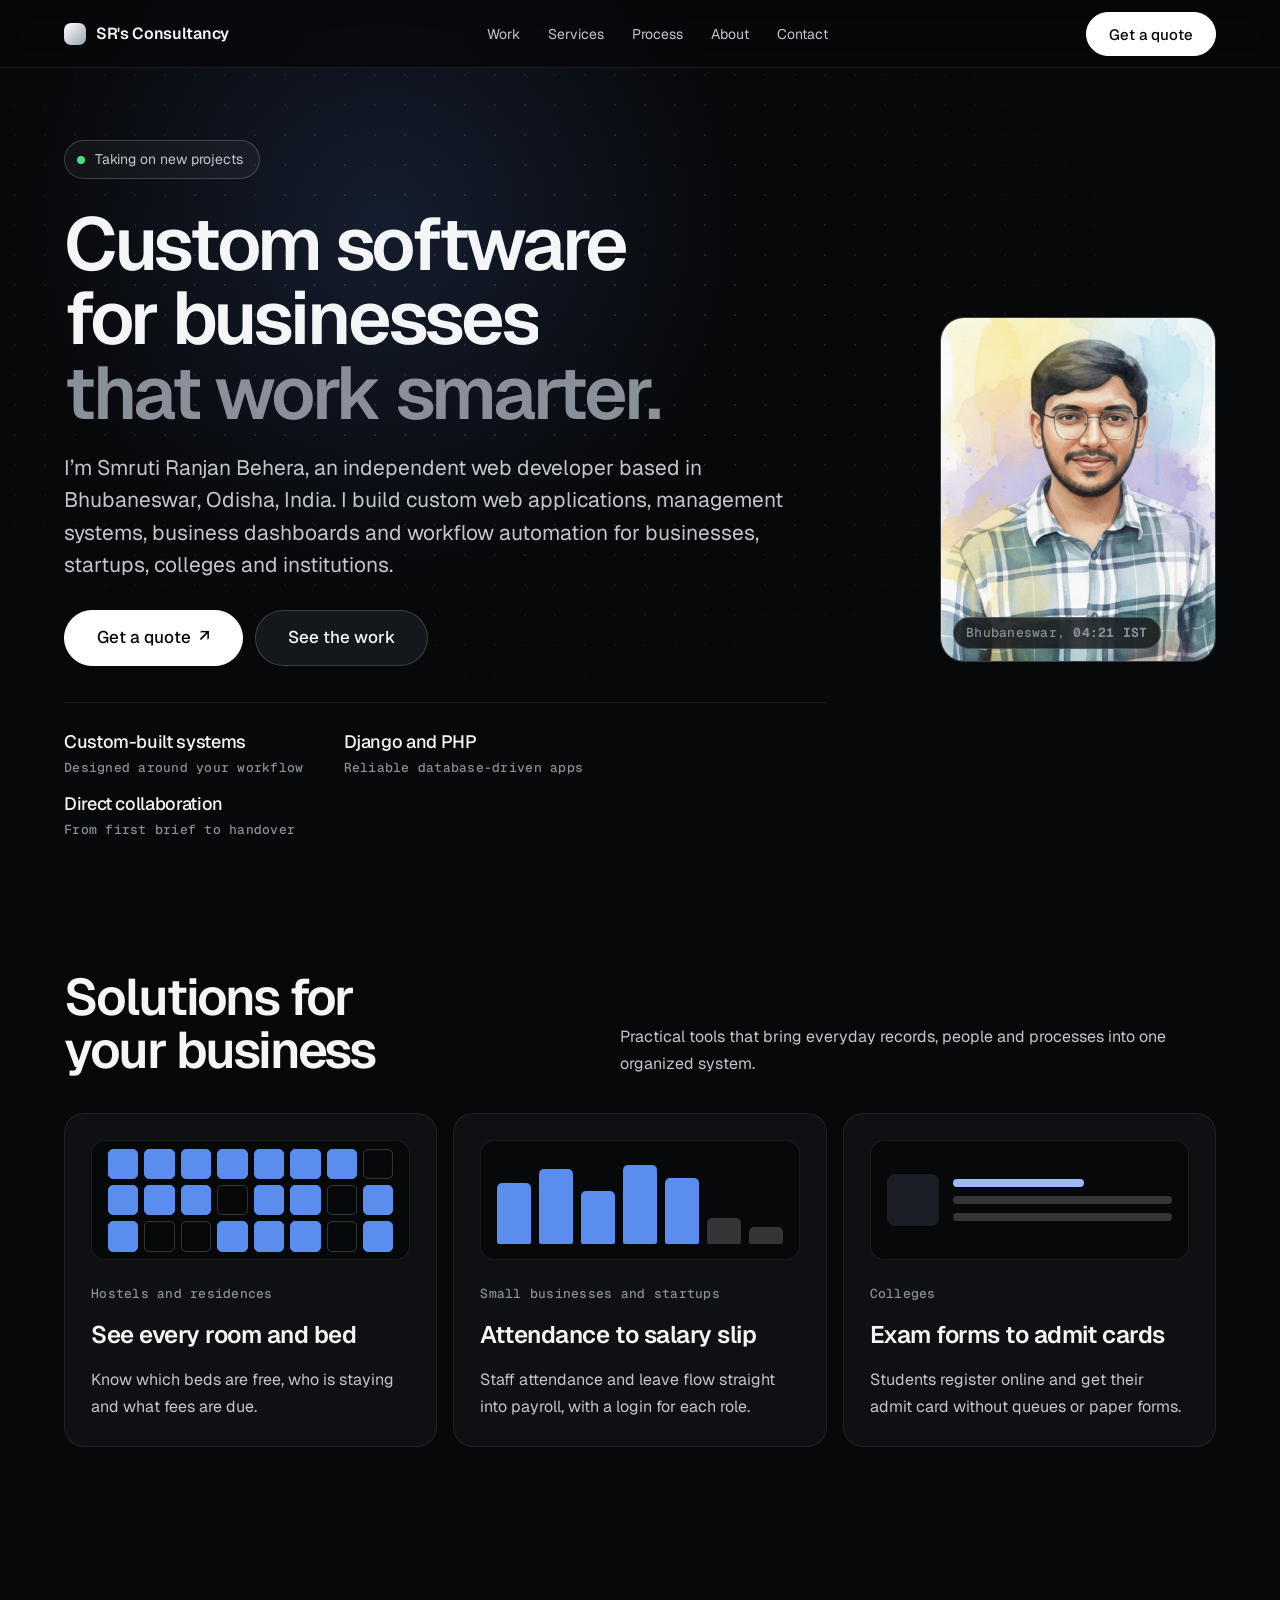
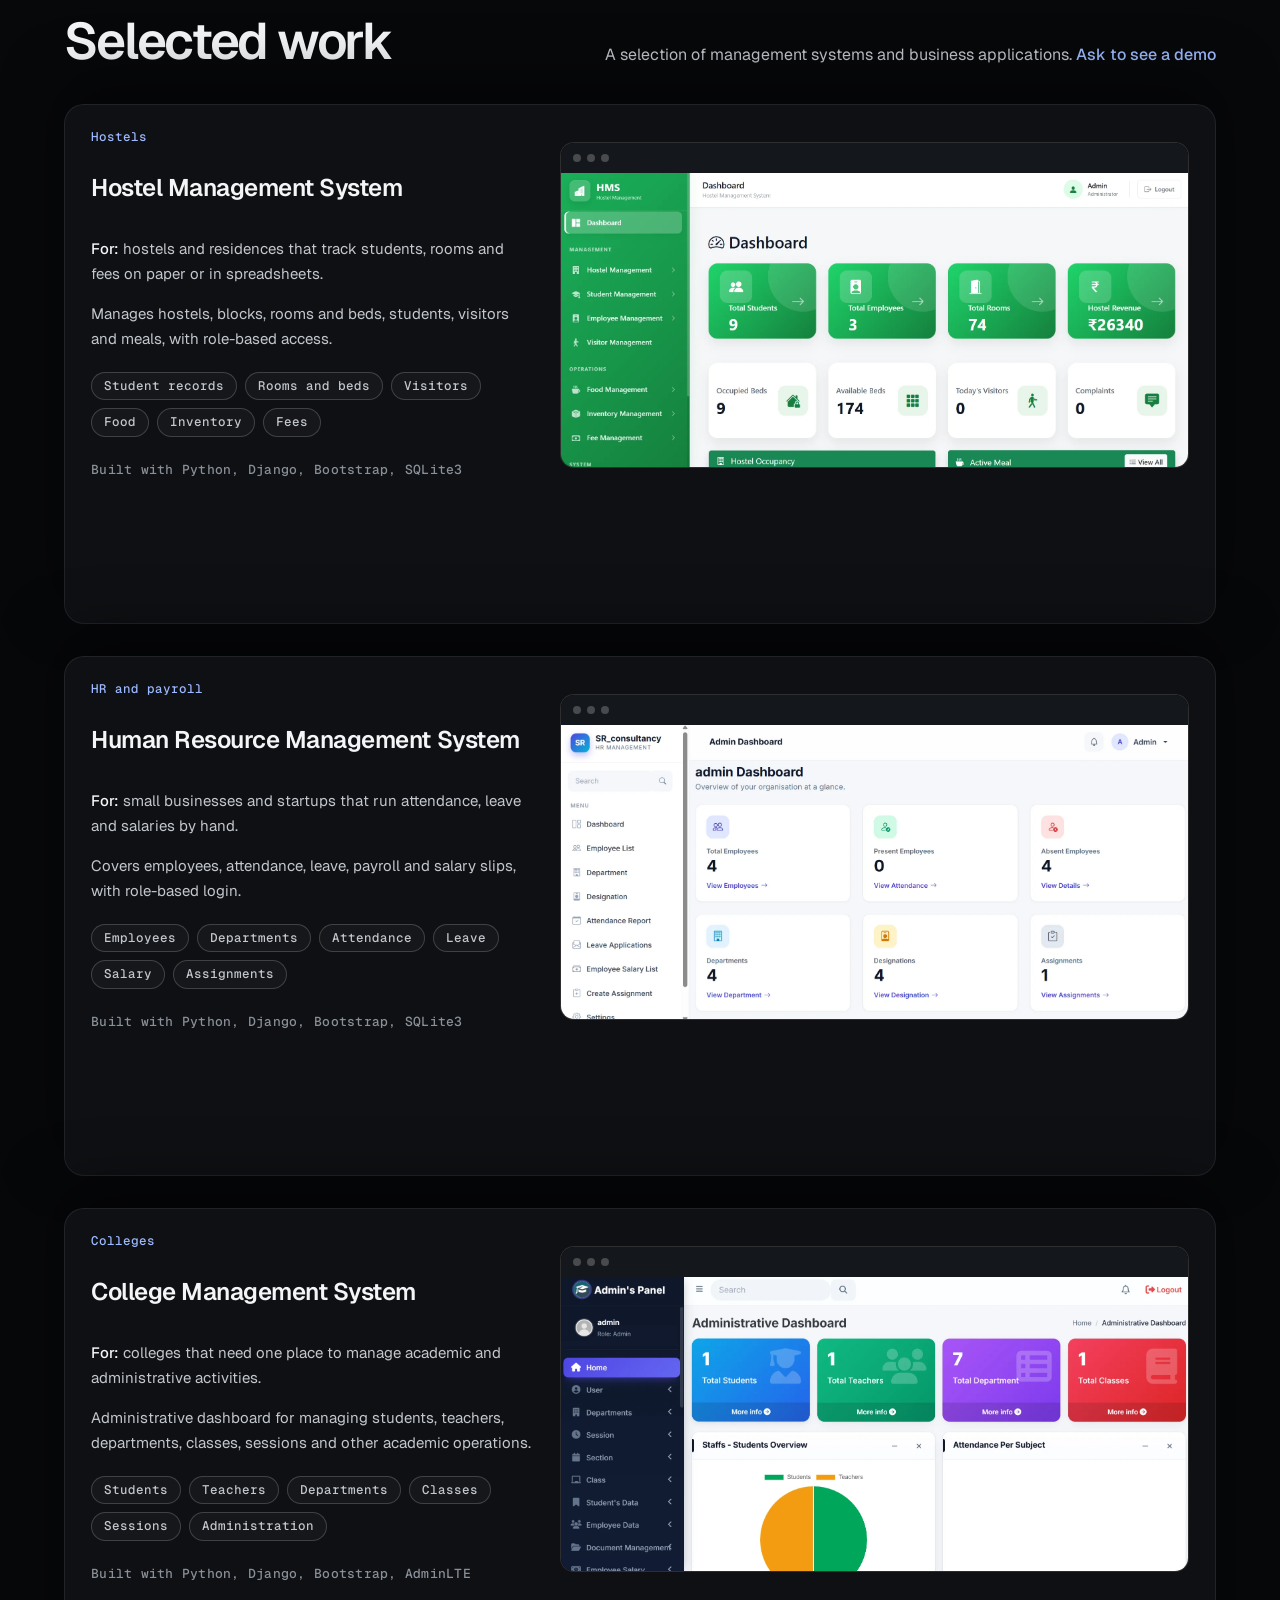
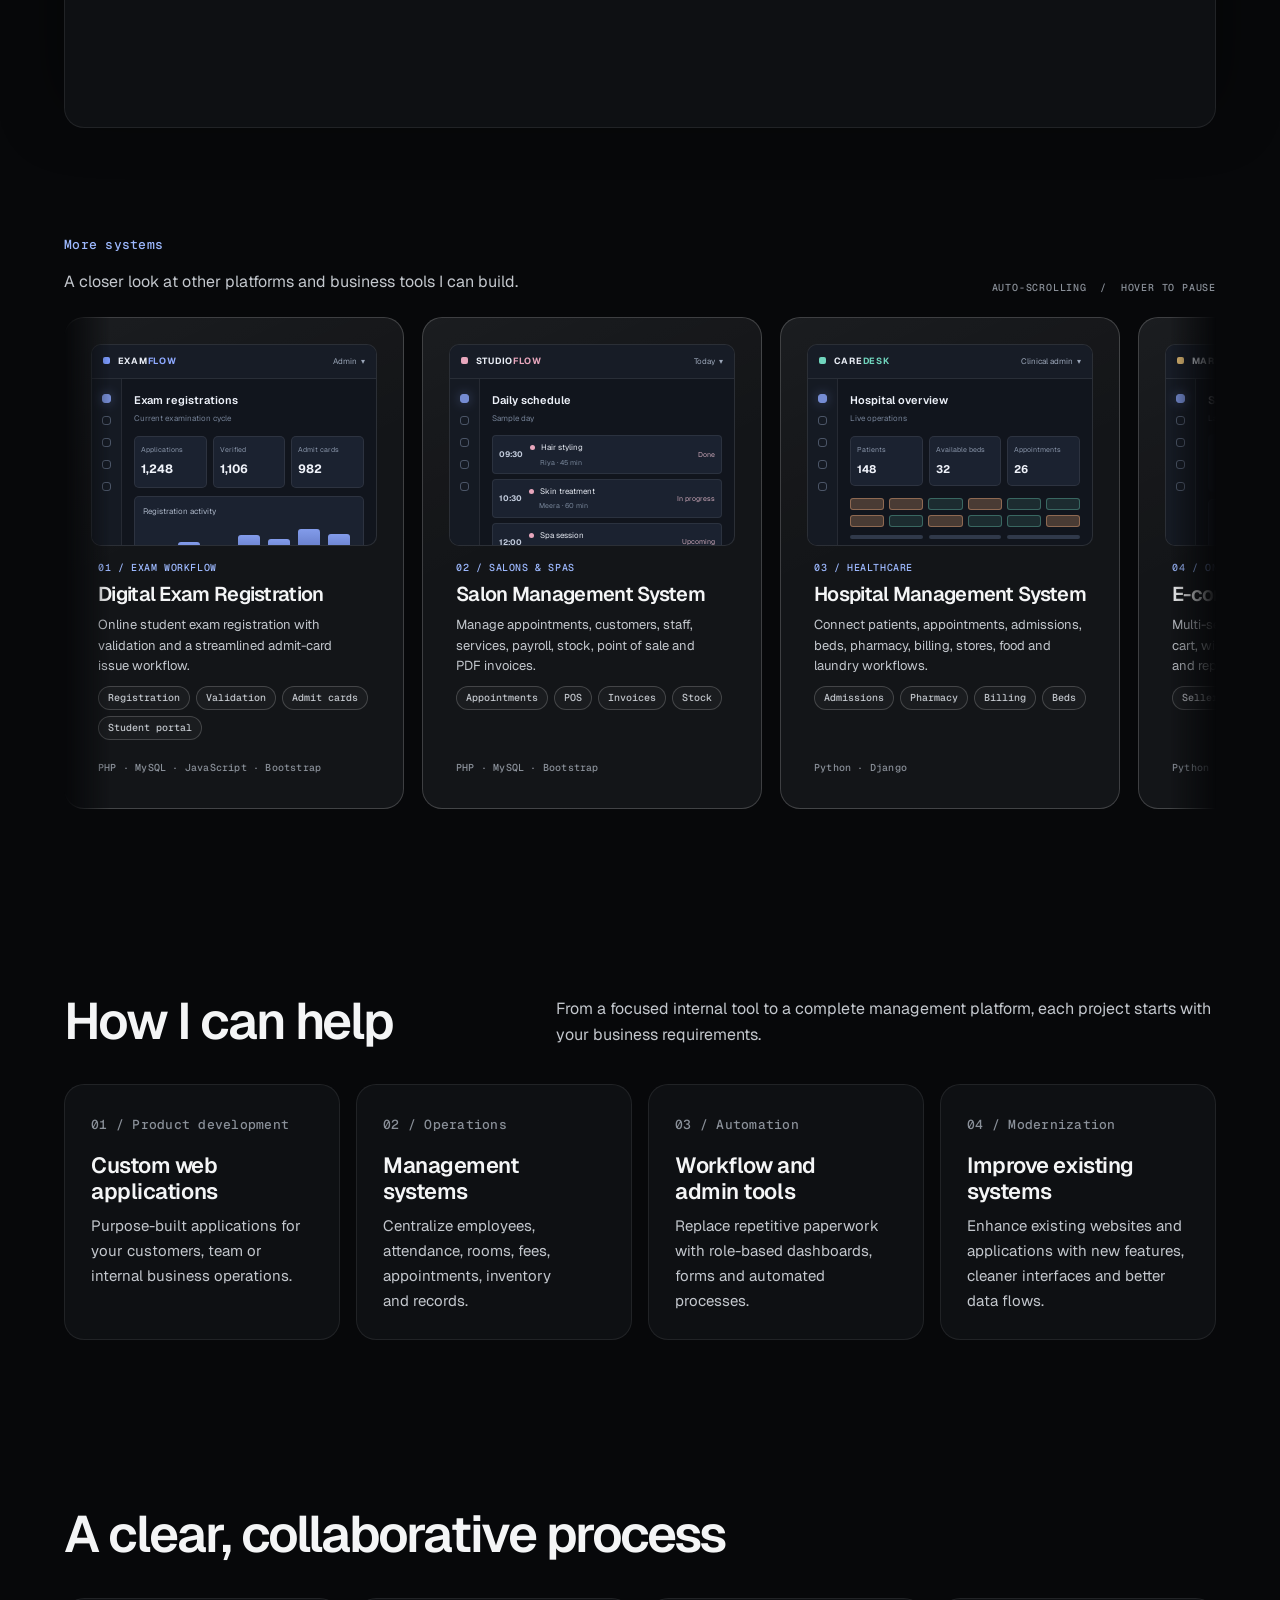
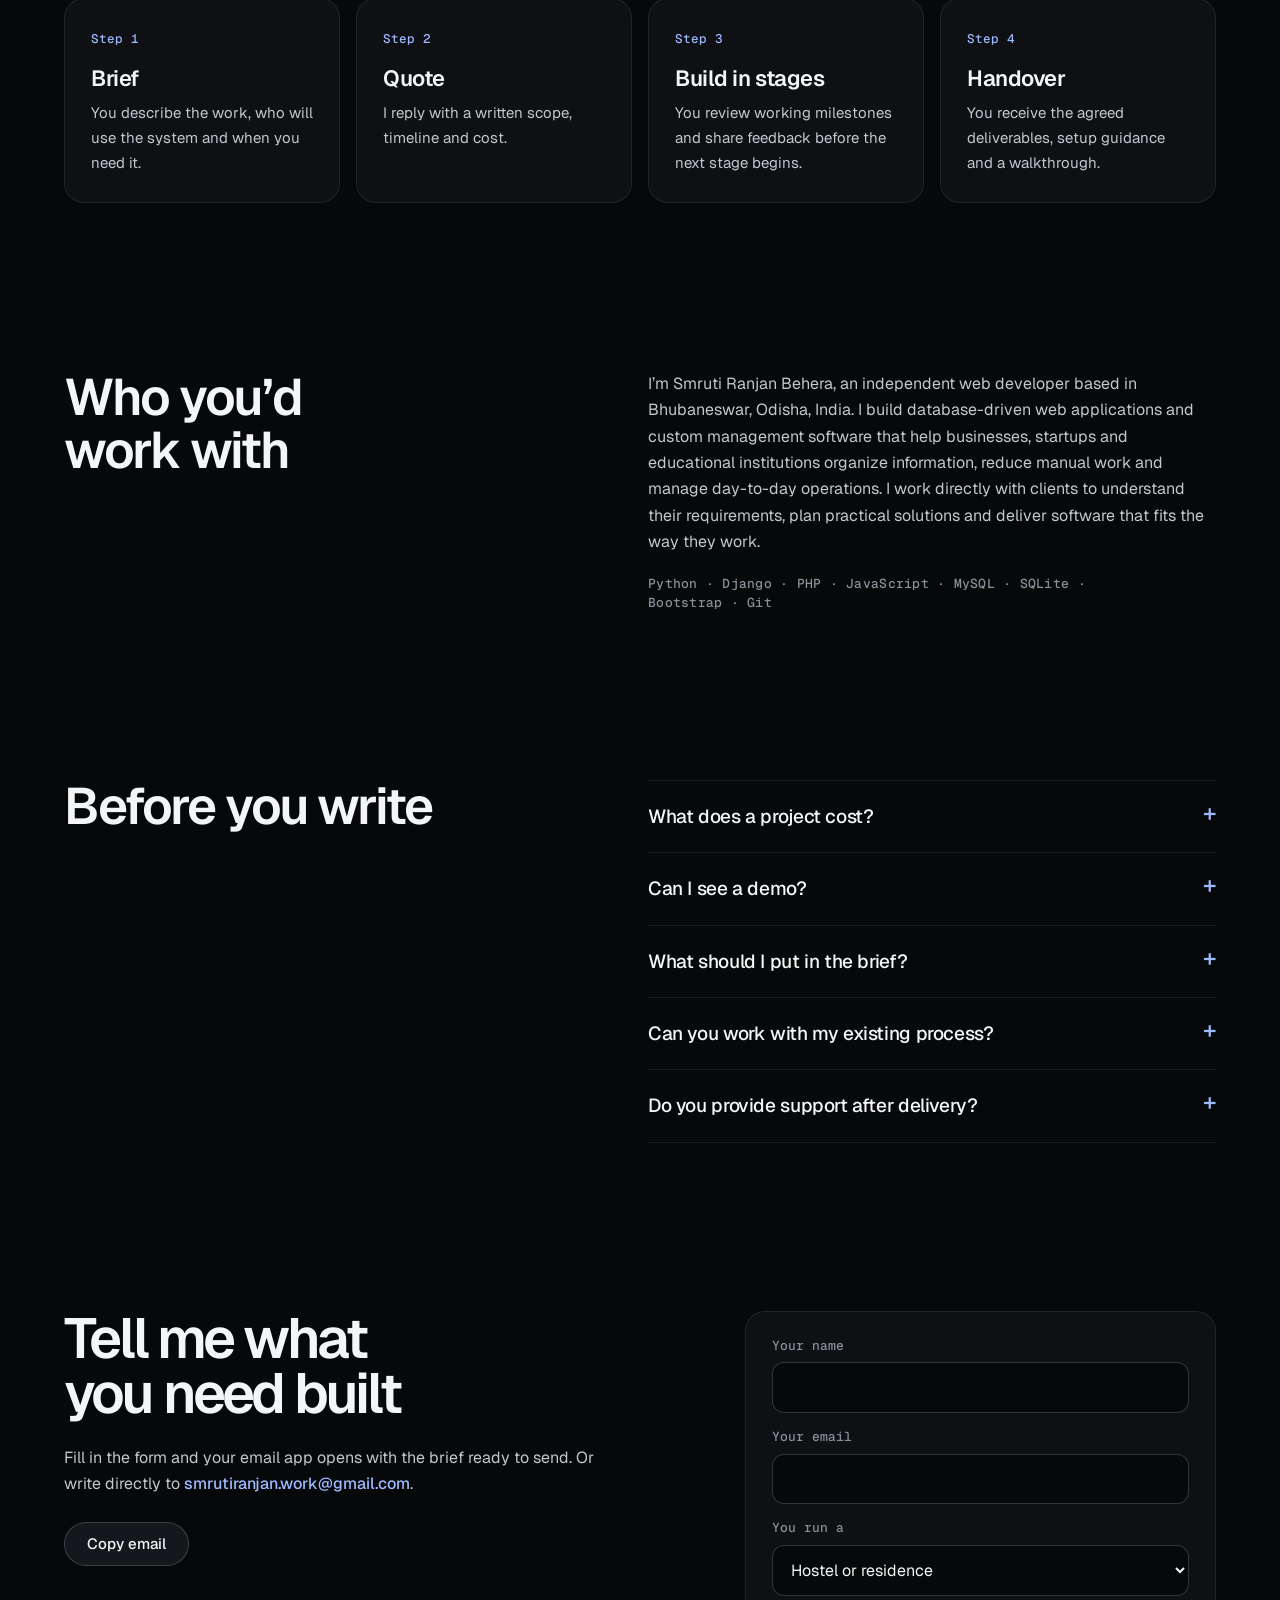
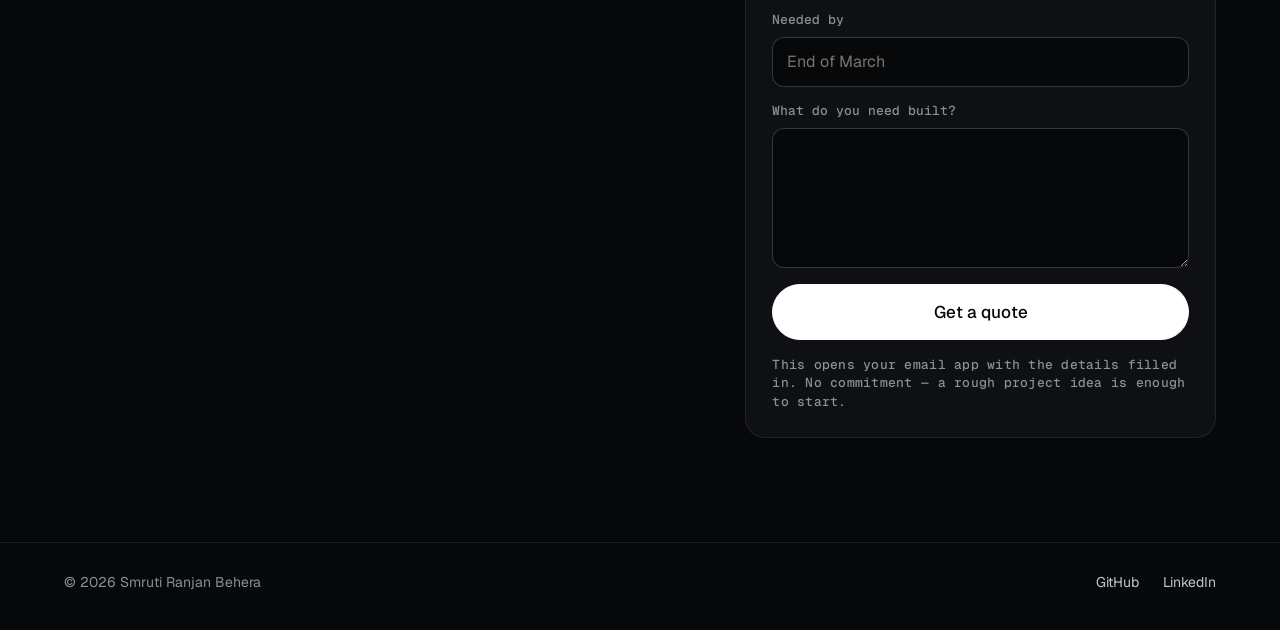
<file: index.html>
<!DOCTYPE html>
<html lang="en">
<head>
<meta charset="UTF-8">
<meta name="viewport" content="width=device-width, initial-scale=1, viewport-fit=cover">
<title>SR's Consultancy | Custom Software & Web Development</title>
<meta name="description" content="Smruti Ranjan Behera is an independent web developer in Bhubaneswar, Odisha, building custom Django and PHP web applications, management systems, business dashboards and workflow automation.">
<meta name="author" content="Smruti Ranjan Behera">
<meta name="robots" content="index, follow, max-image-preview:large, max-snippet:-1, max-video-preview:-1">
<meta name="googlebot" content="index, follow, max-image-preview:large, max-snippet:-1, max-video-preview:-1">
<meta name="language" content="English">
<meta name="theme-color" content="#07080a">
<meta property="og:type" content="website">
<meta property="og:locale" content="en_IN">
<meta property="og:site_name" content="SR's Consultancy">
<meta property="og:title" content="Custom Web Development in Bhubaneswar, Odisha | Smruti Ranjan Behera">
<meta property="og:description" content="Custom management software, business dashboards and workflow automation for businesses, colleges and institutions. Based in Bhubaneswar, Odisha.">
<meta property="og:url" content="https://smruti030.github.io/">
<meta property="og:image" content="https://smruti030.github.io/share.jpg">
<meta property="og:image:type" content="image/jpeg">
<meta property="og:image:width" content="1200">
<meta property="og:image:height" content="630">
<meta property="og:image:alt" content="SR's Consultancy — custom web development and business software by Smruti Ranjan Behera">
<meta name="twitter:card" content="summary_large_image">
<meta name="twitter:title" content="Custom Web Development | SR's Consultancy">
<meta name="twitter:description" content="Custom management software, dashboards and workflow automation by Smruti Ranjan Behera in Bhubaneswar, Odisha.">
<meta name="twitter:image" content="https://smruti030.github.io/share.jpg">
<link rel="icon" href="data:image/svg+xml,%3Csvg xmlns='http://www.w3.org/2000/svg' viewBox='0 0 24 24'%3E%3Crect width='24' height='24' rx='7' fill='%2307080a'/%3E%3Ctext x='12' y='17' font-size='14' font-family='Arial' font-weight='700' text-anchor='middle' fill='%23fff'%3ES%3C/text%3E%3C/svg%3E">
<link rel="preconnect" href="https://fonts.googleapis.com">
<link rel="preconnect" href="https://fonts.gstatic.com" crossorigin>
<link href="https://fonts.googleapis.com/css2?family=Geist:wght@400;500;600&family=Geist+Mono:wght@500&display=swap" rel="stylesheet">
<link rel="canonical" href="https://smruti030.github.io/">
<script type="application/ld+json">
{
  "@context": "https://schema.org",
  "@graph": [
    {
      "@type": "Person",
      "@id": "https://smruti030.github.io/#person",
      "url": "https://smruti030.github.io/",
      "email": "smrutiranjan.work@gmail.com",
      "image": "https://smruti030.github.io/images/portrait.webp",
      "name": "Smruti Ranjan Behera",
      "jobTitle": "Independent Web Developer",
      "description": "Independent web developer building custom management software, database-driven web applications, business dashboards and workflow automation.",
      "address": {
        "@type": "PostalAddress",
        "addressLocality": "Bhubaneswar",
        "addressRegion": "Odisha",
        "addressCountry": "IN"
      },
      "knowsAbout": [
        "Custom web application development", "Django", "Python", "PHP",
        "MySQL", "JavaScript", "Business management software",
        "Workflow automation", "Database-driven applications"
      ],
      "sameAs": [
        "https://github.com/smruti030",
        "https://www.linkedin.com/in/smruti-ranjan-behera-b1a576214/"
      ]
    },
    {
      "@type": "WebSite",
      "@id": "https://smruti030.github.io/#website",
      "url": "https://smruti030.github.io/",
      "name": "SR's Consultancy",
      "description": "Custom web development, management software and business automation.",
      "inLanguage": "en-IN",
      "publisher": { "@id": "https://smruti030.github.io/#person" }
    },
    {
      "@type": "ProfessionalService",
      "@id": "https://smruti030.github.io/#service",
      "url": "https://smruti030.github.io/",
      "email": "smrutiranjan.work@gmail.com",
      "image": "https://smruti030.github.io/share.jpg",
      "name": "SR's Consultancy",
      "description": "Independent custom web development and business software services by Smruti Ranjan Behera.",
      "founder": { "@id": "https://smruti030.github.io/#person" },
      "areaServed": [
        { "@type": "City", "name": "Bhubaneswar" },
        { "@type": "AdministrativeArea", "name": "Odisha" },
        { "@type": "Country", "name": "India" }
      ],
      "serviceType": [
        "Custom web application development", "Management system development",
        "Business dashboards", "Workflow automation",
        "Existing website and application modernization"
      ]
    },
    {
      "@type": "FAQPage",
      "@id": "https://smruti030.github.io/#faq",
      "url": "https://smruti030.github.io/",
      "mainEntity": [
        {"@type":"Question","name":"What does a project cost?","acceptedAnswer":{"@type":"Answer","text":"Every project is quoted from the project brief. Share a short description of the work to receive a proposed scope and price."}},
        {"@type":"Question","name":"Can I see a demo?","acceptedAnswer":{"@type":"Answer","text":"Yes. The applications can be demonstrated privately on a call because they are not hosted publicly."}},
        {"@type":"Question","name":"What should I put in the project brief?","acceptedAnswer":{"@type":"Answer","text":"Describe what the system should do, who will use it and when you need it. A rough idea is enough to start."}},
        {"@type":"Question","name":"Can you work with my existing process?","acceptedAnswer":{"@type":"Answer","text":"Yes. The current workflow can be reviewed to identify what should be improved or automated before deciding the project scope."}},
        {"@type":"Question","name":"Do you provide support after delivery?","acceptedAnswer":{"@type":"Answer","text":"Post-launch support and maintenance can be discussed and included in the project proposal."}}
      ]
    }
  ]
}
</script>
<script>document.documentElement.classList.add("js")</script>
<link rel="stylesheet" href="style.css">
</head>
<body>
<div class="progress" id="progress" aria-hidden="true"></div>
<header class="nav" id="nav"><div class="wrap">
  <a class="skip-link" href="#top">Skip to content</a>
  <a class="brand" href="#top"><i></i>SR's Consultancy</a>
  <ul class="nav__links" id="nav-links"><li><a href="#work">Work</a></li><li><a href="#services">Services</a></li><li><a href="#process">Process</a></li><li><a href="#about">About</a></li><li><a href="#contact">Contact</a></li></ul>
  <div class="nav__end"><a class="btn btn--primary" href="#contact">Get a quote</a>
  <button class="nav__toggle" type="button" aria-expanded="false" aria-controls="nav-links" aria-label="Menu">&#9776;</button></div>
</div></header>

<main id="top">
<section class="hero" id="hero"><div class="wrap grid">
  <div class="hero-text">
    <div class="pill"><i></i>Taking on new projects</div>
    <h1><span class="sr">Custom software for businesses that want to work smarter</span><span aria-hidden="true">
      <span class="w"><span style="--i:0">Custom</span></span> <span class="w"><span style="--i:1">software</span></span><br>
      <span class="w"><span style="--i:2">for</span></span> <span class="w"><span style="--i:3">businesses</span></span><br><span class="dim"><span class="w"><span style="--i:4">that</span></span> <span class="w"><span style="--i:5">work</span></span> <span class="w"><span style="--i:6">smarter.</span></span></span>
    </span></h1>
    <p class="lead">I’m Smruti Ranjan Behera, an independent web developer based in Bhubaneswar, Odisha, India. I build custom web applications, management systems, business dashboards and workflow automation for businesses, startups, colleges and institutions.</p>
    <div class="btn-row"><a class="btn btn--primary btn--xl" href="#contact">Get a quote <span class="arrow" aria-hidden="true">&#8599;</span></a><a class="btn btn--xl" href="#work">See the work</a></div>
    <div class="facts"><div><b>Custom-built systems</b><span class="mono">Designed around your workflow</span></div><div><b>Django and PHP</b><span class="mono">Reliable database-driven apps</span></div><div><b>Direct collaboration</b><span class="mono">From first brief to handover</span></div></div>
  </div>
  <div class="hero-pic"><img src="images/portrait.webp" width="880" height="1100" alt="Smruti Ranjan Behera, independent web developer based in Bhubaneswar, Odisha"><span class="mono">Bhubaneswar, <b id="clock2">India</b></span></div>
</div></section>

<section class="block" id="fit"><div class="wrap">
  <div class="head rv"><div><h2>Solutions for your business</h2></div><p>Practical tools that bring everyday records, people and processes into one organized system.</p></div>
  <div class="fit">
    <div class="card rv"><div class="viz" aria-hidden="true"><div class="beds"><i class="on"></i><i class="on"></i><i class="on"></i><i class="on"></i><i class="on"></i><i class="on"></i><i class="on"></i><i></i><i class="on"></i><i class="on"></i><i class="on"></i><i></i><i class="on"></i><i class="on"></i><i></i><i class="on"></i><i class="on"></i><i></i><i></i><i class="on"></i><i class="on"></i><i class="on"></i><i></i><i class="on"></i></div></div>
      <span class="mono">Hostels and residences</span><h3>See every room and bed</h3><p>Know which beds are free, who is staying and what fees are due.</p></div>
    <div class="card rv" style="--d:70ms"><div class="viz" aria-hidden="true"><div class="bars"><i style="--h:70%"></i><i style="--h:85%"></i><i style="--h:60%"></i><i style="--h:90%"></i><i style="--h:75%"></i><i class="off" style="--h:30%"></i><i class="off" style="--h:20%"></i></div></div>
      <span class="mono">Small businesses and startups</span><h3>Attendance to salary slip</h3><p>Staff attendance and leave flow straight into payroll, with a login for each role.</p></div>
    <div class="card rv" style="--d:140ms"><div class="viz" aria-hidden="true"><div class="tix"><b></b><span><i></i><i></i><i></i></span></div></div>
      <span class="mono">Colleges</span><h3>Exam forms to admit cards</h3><p>Students register online and get their admit card without queues or paper forms.</p></div>
  </div>
</div></section>

<section class="block" id="work"><div class="wrap">
  <div class="head rv"><div><h2>Selected work</h2></div><p>A selection of management systems and business applications. <a class="link" href="mailto:smrutiranjan.work@gmail.com?subject=Project%20demo%20request">Ask to see a demo</a></p></div>
  <div class="stack">
    <article class="card proj rv"><div class="grid">
      <div class="proj__text"><span class="num">Hostels</span><h3>Hostel Management System</h3>
        <p><b class="k">For:</b> hostels and residences that track students, rooms and fees on paper or in spreadsheets.</p>
        <p>Manages hostels, blocks, rooms and beds, students, visitors and meals, with role-based access.</p>
        <ul class="tools"><li class="tag">Student records</li><li class="tag">Rooms and beds</li><li class="tag">Visitors</li><li class="tag">Food</li><li class="tag">Inventory</li><li class="tag">Fees</li></ul>
        <span class="mono">Built with Python, Django, Bootstrap, SQLite3</span></div>
      <div class="shotwrap"><a class="frame" href="images/hostel-management.webp" target="_blank" rel="noopener"><div class="bar"><i></i><i></i><i></i></div><div class="shot"><img src="images/hostel-management.webp" width="1875" height="878" alt="Hostel Management System dashboard showing 9 students, 3 employees, 74 rooms and 174 available beds" loading="lazy"></div><span class="sr">(opens full image in a new tab)</span></a></div>
    </div></article>
    <article class="card proj rv"><div class="grid">
      <div class="proj__text"><span class="num">HR and payroll</span><h3>Human Resource Management System</h3>
        <p><b class="k">For:</b> small businesses and startups that run attendance, leave and salaries by hand.</p>
        <p>Covers employees, attendance, leave, payroll and salary slips, with role-based login.</p>
        <ul class="tools"><li class="tag">Employees</li><li class="tag">Departments</li><li class="tag">Attendance</li><li class="tag">Leave</li><li class="tag">Salary</li><li class="tag">Assignments</li></ul>
        <span class="mono">Built with Python, Django, Bootstrap, SQLite3</span></div>
      <div class="shotwrap"><a class="frame" href="images/hr-management.webp" target="_blank" rel="noopener"><div class="bar"><i></i><i></i><i></i></div><div class="shot"><img src="images/hr-management.webp" width="1882" height="884" alt="HR admin dashboard with cards for total, present and absent employees, departments, designations and assignments" loading="lazy"></div><span class="sr">(opens full image in a new tab)</span></a></div>
    </div></article>
    <article class="card proj rv"><div class="grid">
      <div class="proj__text"><span class="num">Colleges</span><h3>College Management System</h3>
        <p><b class="k">For:</b> colleges that need one place to manage academic and administrative activities.</p>
        <p>Administrative dashboard for managing students, teachers, departments, classes, sessions and other academic operations.</p>
        <ul class="tools"><li class="tag">Students</li><li class="tag">Teachers</li><li class="tag">Departments</li><li class="tag">Classes</li><li class="tag">Sessions</li><li class="tag">Administration</li></ul>
        <span class="mono">Built with Python, Django, Bootstrap, AdminLTE</span></div>
      <div class="shotwrap"><a class="frame" href="images/college-management.webp" target="_blank" rel="noopener"><div class="bar"><i></i><i></i><i></i></div><div class="shot"><img src="images/college-management.webp" width="1889" height="882" alt="College Management System administrative dashboard showing student, teacher, department and class summary cards with staff-student and subject attendance charts" loading="lazy"></div><span class="sr">(opens full image in a new tab)</span></a></div>
    </div></article>
  </div>
  <div class="more-head rv">
    <div>
      <p class="mono more__label">More systems</p>
      <p class="more__intro">A closer look at other platforms and business tools I can build.</p>
    </div>
    <span class="more__hint mono" aria-hidden="true">AUTO-SCROLLING&nbsp; / &nbsp;HOVER TO PAUSE</span>
  </div>
  <div class="more-carousel rv" aria-label="More software systems">
    <div class="more-track" id="more-track">
      <div class="more-group">
        <article class="card more-card">
          <div class="dashboard-preview college-preview" aria-hidden="true">
            <div class="dash-top"><span class="dash-brand"><i></i> EXAM<span>FLOW</span></span><span class="dash-user">Admin&nbsp; ▾</span></div>
            <div class="dash-body"><div class="dash-side"><i class="active"></i><i></i><i></i><i></i><i></i></div><div class="dash-main"><div class="dash-title">Exam registrations <small>Current examination cycle</small></div><div class="dash-stats"><b><small>Applications</small>1,248</b><b><small>Verified</small>1,106</b><b><small>Admit cards</small>982</b></div><div class="dash-panel"><span>Registration activity</span><div class="dash-chart"><i style="--v:38%"></i><i style="--v:54%"></i><i style="--v:46%"></i><i style="--v:72%"></i><i style="--v:63%"></i><i style="--v:88%"></i><i style="--v:76%"></i></div></div><div class="dash-lines"><i></i><i></i><i></i></div></div></div>
          </div>
          <div class="more-card__content"><span class="num">01 / EXAM WORKFLOW</span><h3>Digital Exam Registration</h3>
            <p>Online student exam registration with validation and a streamlined admit-card issue workflow.</p>
            <ul class="tools"><li class="tag">Registration</li><li class="tag">Validation</li><li class="tag">Admit cards</li><li class="tag">Student portal</li></ul>
            <span class="mono">PHP · MySQL · JavaScript · Bootstrap</span></div>
        </article>
        <article class="card more-card">
          <div class="dashboard-preview salon-preview" aria-hidden="true">
            <div class="dash-top"><span class="dash-brand"><i></i> STUDIO<span>FLOW</span></span><span class="dash-user">Today&nbsp; ▾</span></div>
            <div class="dash-body"><div class="dash-side"><i class="active"></i><i></i><i></i><i></i><i></i></div><div class="dash-main"><div class="dash-title">Daily schedule <small>Sample day</small></div><div class="salon-appointments"><div><b>09:30</b><span><i></i> Hair styling <small>Riya · 45 min</small></span><em>Done</em></div><div><b>10:30</b><span><i></i> Skin treatment <small>Meera · 60 min</small></span><em>In progress</em></div><div><b>12:00</b><span><i></i> Spa session <small>Ananya · 90 min</small></span><em>Upcoming</em></div></div><div class="dash-panel"><span>Today's revenue</span><strong>₹18,450</strong><small>12 appointments booked</small></div></div></div>
          </div>
          <div class="more-card__content"><span class="num">02 / SALONS & SPAS</span><h3>Salon Management System</h3>
            <p>Manage appointments, customers, staff, services, payroll, stock, point of sale and PDF invoices.</p>
            <ul class="tools"><li class="tag">Appointments</li><li class="tag">POS</li><li class="tag">Invoices</li><li class="tag">Stock</li></ul>
            <span class="mono">PHP · MySQL · Bootstrap</span></div>
        </article>
        <article class="card more-card">
          <div class="dashboard-preview hospital-preview" aria-hidden="true">
            <div class="dash-top"><span class="dash-brand"><i></i> CARE<span>DESK</span></span><span class="dash-user">Clinical admin&nbsp; ▾</span></div>
            <div class="dash-body"><div class="dash-side"><i class="active"></i><i></i><i></i><i></i><i></i></div><div class="dash-main"><div class="dash-title">Hospital overview <small>Live operations</small></div><div class="hospital-metrics"><b><small>Patients</small>148</b><b><small>Available beds</small>32</b><b><small>Appointments</small>26</b></div><div class="bed-grid"><i class="occupied"></i><i class="occupied"></i><i></i><i class="occupied"></i><i></i><i></i><i class="occupied"></i><i></i><i class="occupied"></i><i></i><i></i><i class="occupied"></i></div><div class="dash-lines"><i></i><i></i><i></i></div></div></div>
          </div>
          <div class="more-card__content"><span class="num">03 / HEALTHCARE</span><h3>Hospital Management System</h3>
            <p>Connect patients, appointments, admissions, beds, pharmacy, billing, stores, food and laundry workflows.</p>
            <ul class="tools"><li class="tag">Admissions</li><li class="tag">Pharmacy</li><li class="tag">Billing</li><li class="tag">Beds</li></ul>
            <span class="mono">Python · Django</span></div>
        </article>
        <article class="card more-card">
          <div class="dashboard-preview shop-preview" aria-hidden="true">
            <div class="dash-top"><span class="dash-brand"><i></i> MARKET<span>HUB</span></span><span class="dash-user">Store admin&nbsp; ▾</span></div>
            <div class="dash-body"><div class="dash-side"><i class="active"></i><i></i><i></i><i></i><i></i></div><div class="dash-main"><div class="dash-title">Sales dashboard <small>Last 30 days</small></div><div class="shop-total"><small>Gross sales</small><strong>₹4,82,650</strong><em>↗ 12.8%</em></div><div class="dash-panel"><span>Orders overview</span><div class="dash-chart"><i style="--v:45%"></i><i style="--v:70%"></i><i style="--v:52%"></i><i style="--v:82%"></i><i style="--v:62%"></i><i style="--v:95%"></i><i style="--v:74%"></i></div></div><div class="shop-products"><i></i><i></i><i></i></div></div></div>
          </div>
          <div class="more-card__content"><span class="num">04 / ONLINE STORES</span><h3>E-commerce Marketplace</h3>
            <p>Multi-seller storefront with product variants, cart, wishlist, orders, wallet, delivery, reviews and reports.</p>
            <ul class="tools"><li class="tag">Sellers</li><li class="tag">Products</li><li class="tag">Orders</li><li class="tag">Reports</li></ul>
            <span class="mono">Python · Django</span></div>
        </article>
      </div>
      <div class="more-group" aria-hidden="true">
        <article class="card more-card">
          <div class="dashboard-preview college-preview"><div class="dash-top"><span class="dash-brand"><i></i> EXAM<span>FLOW</span></span><span class="dash-user">Admin&nbsp; ▾</span></div><div class="dash-body"><div class="dash-side"><i class="active"></i><i></i><i></i><i></i><i></i></div><div class="dash-main"><div class="dash-title">Exam registrations <small>Current examination cycle</small></div><div class="dash-stats"><b><small>Applications</small>1,248</b><b><small>Verified</small>1,106</b><b><small>Admit cards</small>982</b></div><div class="dash-panel"><span>Registration activity</span><div class="dash-chart"><i style="--v:38%"></i><i style="--v:54%"></i><i style="--v:46%"></i><i style="--v:72%"></i><i style="--v:63%"></i><i style="--v:88%"></i><i style="--v:76%"></i></div></div><div class="dash-lines"><i></i><i></i><i></i></div></div></div></div>
          <div class="more-card__content"><span class="num">01 / EXAM WORKFLOW</span><h3>Digital Exam Registration</h3><p>Online student exam registration with validation and a streamlined admit-card issue workflow.</p><ul class="tools"><li class="tag">Registration</li><li class="tag">Validation</li><li class="tag">Admit cards</li><li class="tag">Student portal</li></ul><span class="mono">PHP · MySQL · JavaScript · Bootstrap</span></div>
        </article>
        <article class="card more-card"><div class="dashboard-preview salon-preview"><div class="dash-top"><span class="dash-brand"><i></i> STUDIO<span>FLOW</span></span><span class="dash-user">Today&nbsp; ▾</span></div><div class="dash-body"><div class="dash-side"><i class="active"></i><i></i><i></i><i></i><i></i></div><div class="dash-main"><div class="dash-title">Daily schedule <small>Sample day</small></div><div class="salon-appointments"><div><b>09:30</b><span><i></i> Hair styling <small>Riya · 45 min</small></span><em>Done</em></div><div><b>10:30</b><span><i></i> Skin treatment <small>Meera · 60 min</small></span><em>In progress</em></div><div><b>12:00</b><span><i></i> Spa session <small>Ananya · 90 min</small></span><em>Upcoming</em></div></div><div class="dash-panel"><span>Today's revenue</span><strong>₹18,450</strong><small>12 appointments booked</small></div></div></div></div><div class="more-card__content"><span class="num">02 / SALONS & SPAS</span><h3>Salon Management System</h3><p>Manage appointments, customers, staff, services, payroll, stock, point of sale and PDF invoices.</p><ul class="tools"><li class="tag">Appointments</li><li class="tag">POS</li><li class="tag">Invoices</li><li class="tag">Stock</li></ul><span class="mono">PHP · MySQL · Bootstrap</span></div></article>
        <article class="card more-card"><div class="dashboard-preview hospital-preview"><div class="dash-top"><span class="dash-brand"><i></i> CARE<span>DESK</span></span><span class="dash-user">Clinical admin&nbsp; ▾</span></div><div class="dash-body"><div class="dash-side"><i class="active"></i><i></i><i></i><i></i><i></i></div><div class="dash-main"><div class="dash-title">Hospital overview <small>Live operations</small></div><div class="hospital-metrics"><b><small>Patients</small>148</b><b><small>Available beds</small>32</b><b><small>Appointments</small>26</b></div><div class="bed-grid"><i class="occupied"></i><i class="occupied"></i><i></i><i class="occupied"></i><i></i><i></i><i class="occupied"></i><i></i><i class="occupied"></i><i></i><i></i><i class="occupied"></i></div><div class="dash-lines"><i></i><i></i><i></i></div></div></div></div><div class="more-card__content"><span class="num">03 / HEALTHCARE</span><h3>Hospital Management System</h3><p>Connect patients, appointments, admissions, beds, pharmacy, billing, stores, food and laundry workflows.</p><ul class="tools"><li class="tag">Admissions</li><li class="tag">Pharmacy</li><li class="tag">Billing</li><li class="tag">Beds</li></ul><span class="mono">Python · Django</span></div></article>
        <article class="card more-card"><div class="dashboard-preview shop-preview"><div class="dash-top"><span class="dash-brand"><i></i> MARKET<span>HUB</span></span><span class="dash-user">Store admin&nbsp; ▾</span></div><div class="dash-body"><div class="dash-side"><i class="active"></i><i></i><i></i><i></i><i></i></div><div class="dash-main"><div class="dash-title">Sales dashboard <small>Last 30 days</small></div><div class="shop-total"><small>Gross sales</small><strong>₹4,82,650</strong><em>↗ 12.8%</em></div><div class="dash-panel"><span>Orders overview</span><div class="dash-chart"><i style="--v:45%"></i><i style="--v:70%"></i><i style="--v:52%"></i><i style="--v:82%"></i><i style="--v:62%"></i><i style="--v:95%"></i><i style="--v:74%"></i></div></div><div class="shop-products"><i></i><i></i><i></i></div></div></div></div><div class="more-card__content"><span class="num">04 / ONLINE STORES</span><h3>E-commerce Marketplace</h3><p>Multi-seller storefront with product variants, cart, wishlist, orders, wallet, delivery, reviews and reports.</p><ul class="tools"><li class="tag">Sellers</li><li class="tag">Products</li><li class="tag">Orders</li><li class="tag">Reports</li></ul><span class="mono">Python · Django</span></div></article>
      </div>
    </div>
  </div>
</div></section>

<section class="block" id="services"><div class="wrap">
  <div class="head rv"><div><h2>How I can help</h2></div><p>From a focused internal tool to a complete management platform, each project starts with your business requirements.</p></div>
  <div class="svc">
    <div class="card rv"><span class="mono">01 / Product development</span><h3>Custom web applications</h3><p>Purpose-built applications for your customers, team or internal business operations.</p></div>
    <div class="card rv" style="--d:70ms"><span class="mono">02 / Operations</span><h3>Management systems</h3><p>Centralize employees, attendance, rooms, fees, appointments, inventory and records.</p></div>
    <div class="card rv" style="--d:140ms"><span class="mono">03 / Automation</span><h3>Workflow and admin tools</h3><p>Replace repetitive paperwork with role-based dashboards, forms and automated processes.</p></div>
    <div class="card rv" style="--d:210ms"><span class="mono">04 / Modernization</span><h3>Improve existing systems</h3><p>Enhance existing websites and applications with new features, cleaner interfaces and better data flows.</p></div>
  </div>
</div></section>

<section class="block" id="process"><div class="wrap">
  <div class="head rv"><div><h2>A clear, collaborative process</h2></div></div>
  <ol class="steps">
    <li class="card rv"><span class="num">Step 1</span><h3>Brief</h3><p>You describe the work, who will use the system and when you need it.</p></li>
    <li class="card rv" style="--d:70ms"><span class="num">Step 2</span><h3>Quote</h3><p>I reply with a written scope, timeline and cost.</p></li>
    <li class="card rv" style="--d:140ms"><span class="num">Step 3</span><h3>Build in stages</h3><p>You review working milestones and share feedback before the next stage begins.</p></li>
    <li class="card rv" style="--d:210ms"><span class="num">Step 4</span><h3>Handover</h3><p>You receive the agreed deliverables, setup guidance and a walkthrough.</p></li>
  </ol>
</div></section>

<section class="block" id="about"><div class="wrap grid">
  <div class="rv" style="grid-column:1/span 5"><h2>Who you’d work with</h2></div>
  <div class="rv" style="grid-column:7/span 6;--d:80ms"><p style="margin-bottom:20px">I’m Smruti Ranjan Behera, an independent web developer based in Bhubaneswar, Odisha, India. I build database-driven web applications and custom management software that help businesses, startups and educational institutions organize information, reduce manual work and manage day-to-day operations. I work directly with clients to understand their requirements, plan practical solutions and deliver software that fits the way they work.</p>
    <p class="mono">Python · Django · PHP · JavaScript · MySQL · SQLite · Bootstrap · Git</p></div>
</div></section>

<section class="block" id="faq"><div class="wrap grid">
  <div class="rv" style="grid-column:1/span 5"><h2>Before you write</h2></div>
  <div class="faq rv" style="grid-column:7/span 6;--d:80ms">
    <details><summary>What does a project cost?</summary><p>Every project is quoted from your brief. Send a short description and I’ll reply with a scope and a price.</p></details>
    <details><summary>Can I see a demo?</summary><p>Yes, privately. The apps aren’t hosted publicly, so I show the working app live on a call.</p></details>
    <details><summary>What should I put in the brief?</summary><p>What the system should do, who will use it, and when you need it. A rough idea is enough.</p></details>
    <details><summary>Can you work with my existing process?</summary><p>Yes. We can start by reviewing your current workflow and identify what should be improved or automated before deciding the scope.</p></details>
    <details><summary>Do you provide support after delivery?</summary><p>Post-launch support and maintenance can be discussed and included in the project proposal.</p></details>
  </div>
</div></section>

<section class="contact" id="contact"><div class="wrap grid">
  <div class="rv" style="grid-column:1/span 6"><h2>Tell me what you need built</h2>
    <p style="margin:24px 0">Fill in the form and your email app opens with the brief ready to send. Or write directly to <a class="link" href="mailto:smrutiranjan.work@gmail.com">smrutiranjan.work@gmail.com</a>.</p>
    <button class="btn" type="button" id="copy">Copy email</button><span class="status" id="status" role="status"></span></div>
  <form class="card form rv" id="quote" style="grid-column:8/span 5;--d:80ms" action="mailto:smrutiranjan.work@gmail.com?subject=Quote%20request" method="post" enctype="text/plain" aria-describedby="quote-note">
    <label>Your name<input name="name" required autocomplete="name"></label>
    <label>Your email<input name="email" type="email" required autocomplete="email"></label>
    <label>You run a<select name="type"><option>Hostel or residence</option><option>College</option><option>Small business</option><option>Startup</option><option>Something else</option></select></label>
    <label>Needed by<input name="when" placeholder="End of March"></label>
    <label class="full">What do you need built?<textarea name="brief" rows="5" required></textarea></label>
    <button class="btn btn--primary btn--xl full" type="submit">Get a quote</button>
    <span class="mono full" id="quote-note">This opens your email app with the details filled in. No commitment — a rough project idea is enough to start.</span>
  </form>
</div></section>
</main>
<footer><div class="wrap"><span>&copy; 2026 Smruti Ranjan Behera</span>
<nav aria-label="Footer"><a href="https://github.com/smruti030" target="_blank" rel="noopener">GitHub<span class="sr"> (opens in a new tab)</span></a><a href="https://www.linkedin.com/in/smruti-ranjan-behera-b1a576214/" target="_blank" rel="noopener">LinkedIn<span class="sr"> (opens in a new tab)</span></a></nav></div></footer>
<script src="script.js"></script>
</body>
</html>
</file>
<file: style.css>
/* Premium dark system: canvas + surface ladder + hairlines, one accent (Linear / Vercel / Framer references) */
:root {
    --bg: #07080a;
    --s1: #0e1013;
    --s2: #14171b;
    --s3: #1b1f25;
    --hair: rgba(255, 255, 255, .08);
    --hair2: rgba(255, 255, 255, .18);
    --ink: #f4f5f6;
    --ink2: #c3c7cd;
    --ink3: #8a9099;
    --acc: #5b8def;
    --acc2: #9db9ff;
    --nav: 68px;
    --gut: 80px;
    --ease: cubic-bezier(.2, .7, .1, 1);
    --sans: "Geist", system-ui, sans-serif;
    --mono: "Geist Mono", ui-monospace, monospace;
    color-scheme: dark
}

* {
    box-sizing: border-box
}

html,
body {
    margin: 0
}

html {
    scroll-padding-top: var(--nav);
    scroll-behavior: smooth;
    background: var(--bg)
}

body {
    background: var(--bg);
    color: var(--ink);
    font: 400 16px/1.65 var(--sans);
    -webkit-font-smoothing: antialiased;
    overflow-x: hidden;
    padding-inline: env(safe-area-inset-left, 0px) env(safe-area-inset-right, 0px)
}

h1,
h2,
h3 {
    margin: 0;
    font-weight: 600;
    text-wrap: balance
}

h1 {
    font-size: clamp(44px, 5.8vw, 92px);
    line-height: 1;
    letter-spacing: -.045em
}

h2 {
    font-size: clamp(34px, 4vw, 64px);
    line-height: 1.04;
    letter-spacing: -.04em
}

h3 {
    font-size: 24px;
    line-height: 1.2;
    letter-spacing: -.02em
}

p {
    margin: 0;
    max-width: 60ch;
    text-wrap: pretty;
    color: var(--ink2)
}

a {
    color: inherit
}

.wrap {
    width: min(100% - 2*var(--gut), 1240px);
    margin-inline: auto
}

:focus-visible {
    outline: 2px solid var(--acc2);
    outline-offset: 3px;
    border-radius: 6px
}

.mono {
    font: 500 13px/1.4 var(--mono);
    color: var(--ink3);
    letter-spacing: .02em
}

/* visually hidden, still read by screen readers */
.sr {
    position: absolute;
    width: 1px;
    height: 1px;
    margin: -1px;
    padding: 0;
    overflow: hidden;
    clip-path: inset(50%);
    white-space: nowrap;
    border: 0
}

.skip-link {
    position: absolute;
    left: -9999px;
    top: 12px;
    background: #fff;
    color: #000;
    padding: 10px 16px;
    border-radius: 8px;
    z-index: 30
}

.skip-link:focus {
    left: 12px
}

.progress {
    position: fixed;
    inset: 0 0 auto;
    height: 2px;
    background: var(--acc);
    transform: scaleX(0);
    transform-origin: left;
    z-index: 20
}

/* The blur, tint and hairline live on ::before so .nav itself has no backdrop-filter.
   A backdrop-filter on .nav would make it the containing block for the fixed mobile menu panel. */
.nav {
    position: fixed;
    inset: 0 0 auto;
    height: var(--nav);
    z-index: 15;
    padding-inline: env(safe-area-inset-left, 0px) env(safe-area-inset-right, 0px)
}

.nav::before {
    content: "";
    position: absolute;
    inset: 0;
    z-index: -1;
    background: rgba(7, 8, 10, .72);
    backdrop-filter: blur(14px);
    -webkit-backdrop-filter: blur(14px);
    border-bottom: 1px solid var(--hair);
    pointer-events: none
}

.nav .wrap {
    height: 100%;
    display: flex;
    align-items: center;
    justify-content: space-between;
    gap: 24px
}

.brand {
    display: flex;
    align-items: center;
    gap: 10px;
    text-decoration: none;
    font-weight: 600;
    letter-spacing: -.02em
}

.brand i {
    width: 22px;
    height: 22px;
    border-radius: 7px;
    background: linear-gradient(135deg, #fff, #9aa3b2)
}

.nav__links {
    display: flex;
    gap: 28px;
    list-style: none;
    margin: 0;
    padding: 0
}

.nav__links a {
    font-size: 14px;
    color: var(--ink2);
    text-decoration: none;
    transition: color .2s
}

.nav__links a:hover {
    color: #fff
}

.nav__end {
    display: flex;
    gap: 10px;
    align-items: center
}

.nav__toggle {
    display: none;
    width: 44px;
    height: 44px;
    border: 1px solid var(--hair2);
    background: none;
    border-radius: 10px;
    color: #fff;
    cursor: pointer
}

.btn {
    display: inline-flex;
    align-items: center;
    justify-content: center;
    gap: 8px;
    height: 44px;
    padding: 0 22px;
    border-radius: 999px;
    font: 500 15px/1 var(--sans);
    text-decoration: none;
    border: 1px solid var(--hair2);
    background: var(--s2);
    color: var(--ink);
    cursor: pointer;
    transition: transform .2s var(--ease), background-color .2s, border-color .2s
}

.btn:hover {
    transform: translateY(-2px);
    border-color: rgba(255, 255, 255, .34)
}

.btn:active {
    transform: translateY(1px)
}

.btn--primary {
    background: #fff;
    color: #07080a;
    border-color: #fff
}

.btn--primary:hover {
    background: #e6e8ec;
    border-color: #e6e8ec
}

.btn--xl {
    height: 56px;
    padding: 0 32px;
    font-size: 17px
}

.btn-row {
    display: flex;
    gap: 12px;
    flex-wrap: wrap
}

.arrow {
    transition: transform .2s var(--ease)
}

.btn:hover .arrow,
.link:hover .arrow {
    transform: translate(3px, -3px)
}

.link {
    color: var(--acc2);
    text-decoration: none;
    font-weight: 500;
    display: inline-flex;
    gap: 6px;
    align-items: center;
    background: linear-gradient(currentColor, currentColor) 0 100%/0 1px no-repeat;
    transition: background-size .2s var(--ease)
}

.link:hover {
    background-size: 100% 1px
}

.grid {
    display: grid;
    grid-template-columns: repeat(12, 1fr);
    gap: 16px
}

section {
    position: relative
}

/* hero */
.hero {
    min-height: 100svh;
    padding: calc(var(--nav) + 72px) 0 64px;
    overflow: hidden
}

.hero::before {
    content: "";
    position: absolute;
    inset: 0;
    background-image: radial-gradient(rgba(255, 255, 255, .11) 1px, transparent 1.2px);
    background-size: 30px 30px;
    -webkit-mask-image: radial-gradient(ellipse 75% 65% at 40% 35%, #000 20%, transparent 75%);
    mask-image: radial-gradient(ellipse 75% 65% at 40% 35%, #000 20%, transparent 75%)
}

.hero::after {
    content: "";
    position: absolute;
    inset: 0;
    pointer-events: none;
    background: radial-gradient(560px circle at var(--gx, 30%) var(--gy, 25%), rgba(91, 141, 239, .16), transparent 65%)
}

.hero .grid {
    position: relative;
    z-index: 1;
    align-items: center
}

.hero-text {
    grid-column: 1/span 8
}

.pill {
    display: inline-flex;
    align-items: center;
    gap: 10px;
    border: 1px solid var(--hair2);
    background: rgba(255, 255, 255, .04);
    border-radius: 999px;
    padding: 7px 16px 7px 12px;
    font-size: 14px;
    color: var(--ink2);
    margin-bottom: 28px
}

.pill i {
    width: 8px;
    height: 8px;
    border-radius: 50%;
    background: #4ade80;
    box-shadow: 0 0 0 0 rgba(74, 222, 128, .6);
    animation: ping 2.2s infinite
}

.w {
    display: inline-block;
    overflow: hidden;
    vertical-align: top;
    padding-bottom: .12em;
    margin-bottom: -.12em
}

.w>span {
    display: inline-block
}

.dim {
    color: var(--ink3)
}

.lead {
    font-size: clamp(17px, 1.2vw + 10px, 21px);
    line-height: 1.55;
    margin: 28px 0 36px;
    max-width: 52ch
}

.facts {
    display: flex;
    gap: 12px 40px;
    flex-wrap: wrap;
    margin-top: 56px;
    padding-top: 24px;
    border-top: 1px solid var(--hair)
}

.facts div {
    display: grid;
    gap: 2px
}

.facts b {
    font-weight: 500;
    font-size: 18px;
    letter-spacing: -.02em
}

.hero-pic {
    grid-column: 10/span 3;
    position: relative;
    aspect-ratio: 4/5;
    border-radius: 24px;
    overflow: hidden;
    border: 1px solid var(--hair2);
    background: var(--s1)
}

.hero-pic img {
    width: 100%;
    height: 100%;
    object-fit: cover;
    object-position: 50% 18%;
    display: block
}

.hero-pic span {
    position: absolute;
    left: 12px;
    bottom: 12px;
    background: rgba(7, 8, 10, .72);
    backdrop-filter: blur(10px);
    border: 1px solid var(--hair2);
    border-radius: 999px;
    padding: 6px 12px
}

#clock2 {
    font-variant-numeric: tabular-nums
}

/* cards + pointer glow */
.card {
    position: relative;
    background: var(--s1);
    border: 1px solid var(--hair);
    border-radius: 20px;
    padding: 32px;
    overflow: hidden;
    transition: border-color .2s
}

.card::before {
    content: "";
    position: absolute;
    inset: 0;
    pointer-events: none;
    opacity: 0;
    transition: opacity .2s;
    background: radial-gradient(420px circle at var(--mx, 50%) var(--my, 0%), rgba(91, 141, 239, .14), transparent 60%)
}

.card:hover {
    border-color: var(--hair2)
}

.card:hover::before {
    opacity: 1
}

.card>* {
    position: relative
}

.card h3 {
    margin: 14px 0 18px
}

/* projects: sticky stack */
.block {
    padding: 120px 0
}

.head {
    display: flex;
    justify-content: space-between;
    align-items: end;
    gap: 24px;
    margin-bottom: 56px
}

.stack {
    display: grid;
    gap: 0
}

.proj {
    position: sticky;
    top: calc(var(--nav) + 24px);
    margin-bottom: 32px;
    padding: 28px;
    min-height: 520px;
    background: var(--s1);
    box-shadow: 0 -20px 60px rgba(0, 0, 0, .5)
}

.proj .grid {
    align-items: center;
    gap: 32px
}

.proj__text {
    grid-column: 1/span 5;
    display: flex;
    flex-direction: column;
    gap: 16px
}

.shotwrap {
    grid-column: 6/span 7
}

.num {
    font: 500 13px/1 var(--mono);
    color: var(--acc2)
}

.tools {
    display: flex;
    flex-wrap: wrap;
    gap: 8px;
    list-style: none;
    margin: 4px 0 8px;
    padding: 0
}

.tag {
    font: 500 12.5px/1 var(--mono);
    color: var(--ink2);
    border: 1px solid var(--hair2);
    border-radius: 999px;
    padding: 7px 12px;
    background: rgba(255, 255, 255, .03)
}

.frame {
    display: block;
    position: relative;
    border-radius: 14px;
    overflow: hidden;
    border: 1px solid var(--hair2);
    background: #000;
    text-decoration: none;
    transition: transform .2s var(--ease)
}

.frame:hover {
    transform: translateY(-4px)
}

.bar {
    display: flex;
    align-items: center;
    gap: 6px;
    height: 30px;
    padding: 0 12px;
    background: var(--s2)
}

.bar i {
    width: 8px;
    height: 8px;
    border-radius: 50%;
    background: rgba(255, 255, 255, .22)
}

.frame img {
    display: block;
    width: 100%;
    height: auto;
    aspect-ratio: 1875/878;
    object-fit: cover;
    object-position: left top;
    transition: transform .2s var(--ease)
}

.frame:hover img {
    transform: scale(1.03)
}

.frame .shot {
    overflow: hidden
}

.proj--text {
    display: flex;
    flex-direction: column;
    justify-content: center;
    align-items: flex-start
}

/* contact */
.contact {
    padding: 120px 0 40px;
    text-align: left
}

.contact h2 {
    font-size: clamp(36px, 4.4vw, 68px);
    letter-spacing: -.05em;
    line-height: .98;
    max-width: 12ch
}

.status {
    font-size: 14px;
    color: var(--ink3);
    margin-left: 12px;
    min-height: 1em
}

footer {
    border-top: 1px solid var(--hair);
    padding: 28px 0 36px;
    margin-top: 120px
}

footer .wrap {
    display: flex;
    flex-wrap: wrap;
    justify-content: space-between;
    gap: 16px;
    color: var(--ink3);
    font-size: 14px
}

footer nav {
    display: flex;
    gap: 24px
}

footer a {
    text-decoration: none;
    color: var(--ink2);
    transition: color .2s
}

footer a:hover {
    color: #fff
}

/* services, process, faq, form */
.k {
    color: var(--ink);
    font-weight: 500
}

.proj__text p {
    font-size: 15px
}

.num {
    font-size: 12.5px
}

.svc,
.steps {
    display: grid;
    grid-template-columns: repeat(4, 1fr);
    gap: 16px
}

.steps {
    list-style: none;
    margin: 0;
    padding: 0
}

.svc h3,
.steps h3 {
    margin: 14px 0 10px;
    font-size: 22px
}

.svc p,
.steps p {
    font-size: 15px
}

.faq details {
    border-bottom: 1px solid var(--hair);
    padding: 20px 0
}

.faq details:first-child {
    border-top: 1px solid var(--hair)
}

.faq summary {
    cursor: pointer;
    font-size: 19px;
    font-weight: 500;
    letter-spacing: -.02em;
    list-style: none;
    display: flex;
    justify-content: space-between;
    gap: 16px;
    transition: color .2s
}

.faq summary::-webkit-details-marker {
    display: none
}

.faq summary::after {
    content: "+";
    color: var(--acc2);
    font-size: 24px;
    line-height: 1;
    transition: transform .2s var(--ease)
}

.faq details[open] summary::after {
    transform: rotate(45deg)
}

.faq summary:hover {
    color: var(--acc2)
}

.faq details p {
    margin-top: 12px
}

.form {
    display: grid;
    grid-template-columns: repeat(auto-fit, minmax(min(100%, 220px), 1fr));
    gap: 16px
}

.form label {
    display: grid;
    min-width: 0;
    gap: 8px;
    font: 500 13px/1.3 var(--mono);
    color: var(--ink3)
}

.form .full {
    grid-column: 1/-1
}

.form input,
.form select,
.form textarea {
    width: 100%;
    background: var(--bg);
    border: 1px solid var(--hair2);
    border-radius: 12px;
    padding: 13px 14px;
    color: var(--ink);
    font: 400 16px/1.4 var(--sans);
    transition: border-color .2s
}

/* keep the global :focus-visible ring; the border colour is an extra cue */
.form input,
.form select {
    min-width: 0;
    text-overflow: ellipsis
}

.form input:focus,
.form select:focus,
.form textarea:focus {
    border-color: var(--acc2)
}

.form textarea {
    resize: vertical
}

.form .btn {
    width: 100%
}

/* More Systems: dashboard-style continuous carousel */
.more-head {
    display: flex;
    align-items: end;
    justify-content: space-between;
    gap: 24px;
    margin: 42px 0 18px;
}
.more__label {
    margin: 0 0 8px;
    max-width: none;
    color: var(--acc2);
}
.more__intro {
    margin: 0;
    color: var(--ink2);
    max-width: 54ch;
}
.more__hint {
    color: var(--ink3);
    font-size: 10px;
    letter-spacing: .08em;
    white-space: nowrap;
}
.more-carousel {
    position: relative;
    overflow: hidden;
    isolation: isolate;
    padding: 4px 0 18px;
    -webkit-mask-image: linear-gradient(to right, transparent, #000 4%, #000 96%, transparent);
    mask-image: linear-gradient(to right, transparent, #000 4%, #000 96%, transparent);
}
.more-track {
    display: flex;
    width: max-content;
    gap: 18px;
    animation: more-scroll 48s linear infinite;
    will-change: transform;
}
.more-carousel:hover .more-track,
.more-carousel:focus-within .more-track,
.more-carousel.is-paused .more-track {
    animation-play-state: paused;
}
.more-group {
    display: flex;
    flex: 0 0 auto;
    gap: 18px;
}
.more-card {
    display: flex;
    flex: 0 0 340px;
    flex-direction: column;
    gap: 0;
    width: 340px;
    height: 492px;
    min-height: 492px;
    padding: 12px;
    overflow: hidden;
    border: 1px solid var(--hair2);
    background: linear-gradient(155deg, rgba(255,255,255,.055), rgba(255,255,255,.018) 42%), var(--s1);
}
.dashboard-preview {
    height: 202px;
    flex: 0 0 202px;
    overflow: hidden;
    border: 1px solid rgba(255,255,255,.11);
    border-radius: 10px;
    background: #11151d;
    color: #e9edf5;
    font-family: var(--sans);
    font-size: 10px;
    box-shadow: inset 0 1px rgba(255,255,255,.05);
}
.dash-top {
    height: 34px;
    display: flex;
    align-items: center;
    justify-content: space-between;
    padding: 0 11px;
    border-bottom: 1px solid rgba(255,255,255,.08);
    background: #171c26;
}
.dash-brand { font-size: 9px; font-weight: 700; letter-spacing: .08em; }
.dash-brand i { display: inline-block; width: 7px; height: 7px; margin-right: 5px; border-radius: 2px; background: #7d9cff; }
.dash-brand span { color: #8ea9ff; }
.dash-user { color: #9ba6b8; font-size: 8px; }
.dash-body { display: flex; height: 168px; }
.dash-side { width: 30px; flex: 0 0 30px; display: flex; flex-direction: column; align-items: center; gap: 13px; padding-top: 15px; border-right: 1px solid rgba(255,255,255,.07); background: #151a23; }
.dash-side i { width: 9px; height: 9px; border: 1px solid #596579; border-radius: 3px; opacity: .8; }
.dash-side i.active { border-color: #8ea9ff; background: #8ea9ff; box-shadow: 0 0 12px rgba(142,169,255,.45); }
.dash-main { min-width: 0; flex: 1; padding: 12px; }
.dash-title { color: #eef2fa; font-size: 11px; font-weight: 600; }
.dash-title small { display: block; margin-top: 3px; color: #748095; font-size: 8px; font-weight: 400; }
.dash-stats, .hospital-metrics { display: grid; grid-template-columns: repeat(3,1fr); gap: 6px; margin: 11px 0 8px; }
.dash-stats b, .hospital-metrics b { padding: 7px 6px; border: 1px solid rgba(255,255,255,.08); border-radius: 5px; background: #1b2230; color: #f0f3fa; font-size: 12px; }
.dash-stats small, .hospital-metrics small { display: block; margin-bottom: 4px; color: #8995a9; font-size: 7px; font-weight: 400; }
.dash-panel { padding: 8px; border: 1px solid rgba(255,255,255,.08); border-radius: 5px; background: #1b2230; color: #aab4c5; font-size: 8px; }
.dash-chart { height: 44px; display: flex; align-items: end; gap: 8px; padding: 7px 5px 0; }
.dash-chart i { flex: 1; height: var(--v); border-radius: 3px 3px 0 0; background: linear-gradient(#8ea9ff, #586fc0); opacity: .9; }
.dash-lines { display: flex; gap: 6px; margin-top: 8px; }
.dash-lines i { height: 4px; flex: 1; border-radius: 4px; background: #30394a; }
.salon-preview .dash-brand i { background: #e7a6bc; }
.salon-preview .dash-brand span { color: #e7a6bc; }
.salon-appointments { display: grid; gap: 5px; margin: 10px 0 8px; }
.salon-appointments > div { display: flex; align-items: center; gap: 7px; padding: 5px 6px; border: 1px solid rgba(255,255,255,.07); border-radius: 4px; background: #1b2230; }
.salon-appointments b { color: #c3ccdc; font-size: 8px; }
.salon-appointments span { flex: 1; color: #e5e9f1; font-size: 8px; }
.salon-appointments span i { display: inline-block; width: 5px; height: 5px; margin-right: 4px; border-radius: 50%; background: #e7a6bc; }
.salon-appointments small { display: block; margin: 2px 0 0 10px; color: #78869a; font-size: 7px; }
.salon-appointments em { color: #c8a5b5; font-size: 7px; font-style: normal; }
.salon-preview .dash-panel strong, .shop-total strong { display: block; margin-top: 4px; color: #fff; font-size: 15px; }
.salon-preview .dash-panel small { display: block; margin-top: 2px; color: #8290a4; font-size: 7px; }
.hospital-preview .dash-brand i { background: #70d5bd; }
.hospital-preview .dash-brand span { color: #70d5bd; }
.hospital-metrics b { font-size: 11px; }
.bed-grid { display: grid; grid-template-columns: repeat(6,1fr); gap: 5px; margin: 12px 0 4px; }
.bed-grid i { height: 12px; border: 1px solid rgba(112,213,189,.35); border-radius: 3px; background: rgba(112,213,189,.12); }
.bed-grid i.occupied { border-color: rgba(244,174,125,.4); background: rgba(244,174,125,.25); }
.shop-preview .dash-brand i { background: #e4bd75; }
.shop-preview .dash-brand span { color: #e4bd75; }
.shop-total { position: relative; margin: 9px 0 7px; padding: 7px 8px; border-radius: 5px; background: #1b2230; }
.shop-total small { color: #8995a9; font-size: 7px; }
.shop-total strong { font-size: 14px; }
.shop-total em { position: absolute; right: 8px; bottom: 9px; color: #82d7a7; font-size: 8px; font-style: normal; }
.shop-preview .dash-chart i { background: linear-gradient(#e4bd75, #9e7840); }
.shop-products { display: flex; gap: 6px; margin-top: 7px; }
.shop-products i { height: 13px; flex: 1; border-radius: 3px; background: linear-gradient(135deg,#3c4659,#222b3a); }
.more-card__content { display: flex; flex: 1; flex-direction: column; gap: 10px; padding: 17px 7px 7px; }
.more-card__content .num { font-size: 10px; letter-spacing: .06em; }
.more-card__content h3 { margin: 0; font-size: 20px; line-height: 1.12; letter-spacing: -.035em; }
.more-card__content p { margin: 0; color: var(--ink2); font-size: 13px; line-height: 1.55; }
.more-card__content .tools { gap: 6px; margin: 0; }
.more-card__content .tag { padding: 6px 9px; font-size: 10px; }
.more-card__content .mono { margin-top: auto; padding-top: 8px; color: var(--ink3); font-size: 10px; }
@keyframes more-scroll {
    from { transform: translateX(0); }
    to { transform: translateX(calc(-50% - 9px)); }
}

/* audience visuals */
.fit {
    display: grid;
    grid-template-columns: repeat(auto-fit, minmax(min(100%, 280px), 1fr));
    gap: 16px
}

.viz {
    height: 120px;
    margin-bottom: 20px;
    padding: 16px;
    display: grid;
    align-content: center;
    background: var(--bg);
    border: 1px solid var(--hair);
    border-radius: 14px
}

.beds {
    display: grid;
    grid-template-columns: repeat(8, 1fr);
    gap: 6px
}

.beds i {
    aspect-ratio: 1;
    border-radius: 5px;
    border: 1px solid var(--hair2)
}

.beds i.on {
    background: var(--acc);
    border-color: var(--acc)
}

.bars {
    display: flex;
    align-items: end;
    gap: 8px;
    height: 88px
}

.bars i {
    flex: 1;
    height: var(--h);
    border-radius: 5px 5px 2px 2px;
    background: var(--acc)
}

.bars i.off {
    background: var(--hair2)
}

.tix {
    display: grid;
    grid-template-columns: 52px 1fr;
    gap: 14px;
    align-items: center
}

.tix b {
    aspect-ratio: 1;
    border-radius: 8px;
    background: var(--s3)
}

.tix span {
    display: grid;
    gap: 9px
}

.tix span i {
    height: 8px;
    border-radius: 4px;
    background: var(--hair2)
}

.tix span i:first-child {
    width: 60%;
    background: var(--acc2)
}

/* motion */
@keyframes up {
    from {
        transform: translateY(110%)
    }
}

@keyframes fade {
    from {
        opacity: 0;
        transform: translateY(16px)
    }
}

@keyframes ping {
    70% {
        box-shadow: 0 0 0 9px rgba(74, 222, 128, 0)
    }

    100% {
        box-shadow: 0 0 0 0 rgba(74, 222, 128, 0)
    }
}

@keyframes rise {
    from {
        opacity: 0;
        transform: translateY(40px) scale(.98)
    }
}

@media (prefers-reduced-motion:no-preference) {
    .w>span {
        animation: up .95s var(--ease) both;
        animation-delay: calc(var(--i)*70ms + 120ms)
    }

    .pill,
    .lead,
    .hero .btn-row,
    .facts {
        animation: fade .8s var(--ease) both
    }

    .pill {
        animation-delay: .05s
    }

    .lead {
        animation-delay: .55s
    }

    .hero .btn-row {
        animation-delay: .65s
    }

    .facts {
        animation-delay: .8s
    }

    .hero-pic {
        animation: rise 1.1s .3s var(--ease) both
    }

    .js .rv {
        opacity: 0;
        transform: translateY(32px);
        transition: opacity .9s var(--ease), transform .9s var(--ease);
        transition-delay: var(--d, 0ms)
    }

    .js .rv.in {
        opacity: 1;
        transform: none
    }
}

@media (prefers-reduced-motion:reduce) {
    html {
        scroll-behavior: auto
    }

    * {
        animation: none !important;
        transition: none !important
    }
}

@media (max-width:1100px) {
    .hero-text {
        grid-column: 1/-1
    }

    .hero-pic {
        grid-column: 1/span 6;
        margin-top: 40px
    }

    .proj {
        position: static;
        min-height: 0
    }

    .proj__text,
    .shotwrap {
        grid-column: 1/-1
    }

    .svc,
    .steps {
        grid-template-columns: 1fr 1fr
    }

    #about .grid>div,
    #faq .grid>div,
    .contact .grid>* {
        grid-column: 1/-1 !important
    }
}

@media (max-width:1023px) {
    :root {
        --gut: 40px
    }

    .nav__links {
        display: none
    }

    .nav__toggle {
        display: block
    }

    .nav.open .nav__links {
        display: flex;
        position: fixed;
        inset: var(--nav) 0 0;
        background: var(--bg);
        flex-direction: column;
        gap: 0;
        padding: 16px var(--gut);
        overflow-y: auto
    }

    .nav.open .nav__links li {
        border-bottom: 1px solid var(--hair)
    }

    .nav.open .nav__links a {
        display: block;
        font-size: 22px;
        line-height: 64px;
        color: #fff
    }
}

@media (max-width:639px) {
    :root {
        --gut: 20px;
        --nav: 60px
    }

    .block {
        padding: 80px 0
    }

    .hero {
        padding-top: calc(var(--nav) + 40px)
    }

    .hero-pic {
        grid-column: 1/-1
    }

    .card {
        padding: 24px
    }

    .proj {
        padding: 18px;
        min-height: 0
    }

    .btn-row .btn {
        flex: 1
    }

    .nav__end .btn {
        display: none
    }

    .head {
        flex-direction: column;
        align-items: start
    }

    .svc,
    .steps,
    .form {
        grid-template-columns: 1fr
    }
}

/* Independent consultancy refinements */
:root {
    --gut: 64px;
}

/* Tighter vertical rhythm */
.block {
    padding: 84px 0;
}

.head {
    margin-bottom: 36px;
}

.facts {
    margin-top: 36px;
}

.card {
    padding: 26px;
}

.more__label {
    margin: 34px 0 14px;
}

/* Selected work: preserve the layered sticky-card overlap on scroll */
.stack {
    display: grid;
    gap: 0;
}

.proj {
    position: sticky;
    top: calc(var(--nav) + 24px);
    min-height: 520px;
    margin-bottom: 32px;
    padding: 26px;
    box-shadow: 0 -20px 60px rgba(0, 0, 0, .5);
}

.proj .grid {
    gap: 28px;
}

/* More compact hero and contact */
.hero {
    min-height: 88svh;
    padding-bottom: 48px;
}

.lead {
    margin: 22px 0 28px;
}

.contact {
    padding: 84px 0 32px;
}

footer {
    margin-top: 72px;
}

/* Consultancy cards use consistent, compact heights */
.svc .card {
    min-height: 220px;
}

.steps .card {
    min-height: 190px;
}

/* Mobile and tablet spacing */
@media (max-width: 1100px) {
    .hero {
        min-height: auto;
    }

    .proj {
        position: static;
        min-height: 0;
        margin-bottom: 20px;
        box-shadow: none;
    }

    .stack {
        gap: 0;
    }
}

@media (max-width: 639px) {
    :root {
        --gut: 20px;
    }

    .block {
        padding: 60px 0;
    }

    .hero {
        min-height: auto;
        padding-bottom: 40px;
    }

    .head {
        margin-bottom: 26px;
    }

    .card {
        padding: 20px;
    }

    .proj {
        padding: 18px;
    }

    .svc .card,
    .steps .card {
        min-height: 0;
    }

    .contact {
        padding: 60px 0 24px;
    }

    footer {
        margin-top: 48px;
    }
}


/* More Systems responsive and reduced-motion behavior */
@media (max-width: 760px) {
    .more-head { align-items: flex-start; flex-direction: column; gap: 8px; margin-top: 32px; }
    .more__hint { display: none; }
    .more-carousel {
        overflow-x: auto;
        overscroll-behavior-x: contain;
        scroll-snap-type: x mandatory;
        scrollbar-width: thin;
        scrollbar-color: var(--hair2) transparent;
        -webkit-mask-image: none;
        mask-image: none;
        padding: 4px 0 14px;
    }
    .more-track { animation: none; width: max-content; gap: 14px; transform: none !important; }
    .more-group { gap: 14px; }
    .more-group[aria-hidden="true"] { display: none; }
    .more-card { width: min(82vw, 340px); flex-basis: min(82vw, 340px); scroll-snap-align: start; }
}
@media (prefers-reduced-motion: reduce) {
    .more-track { animation: none !important; transform: none !important; }
    .more-carousel { overflow-x: auto; }
}
</file>
